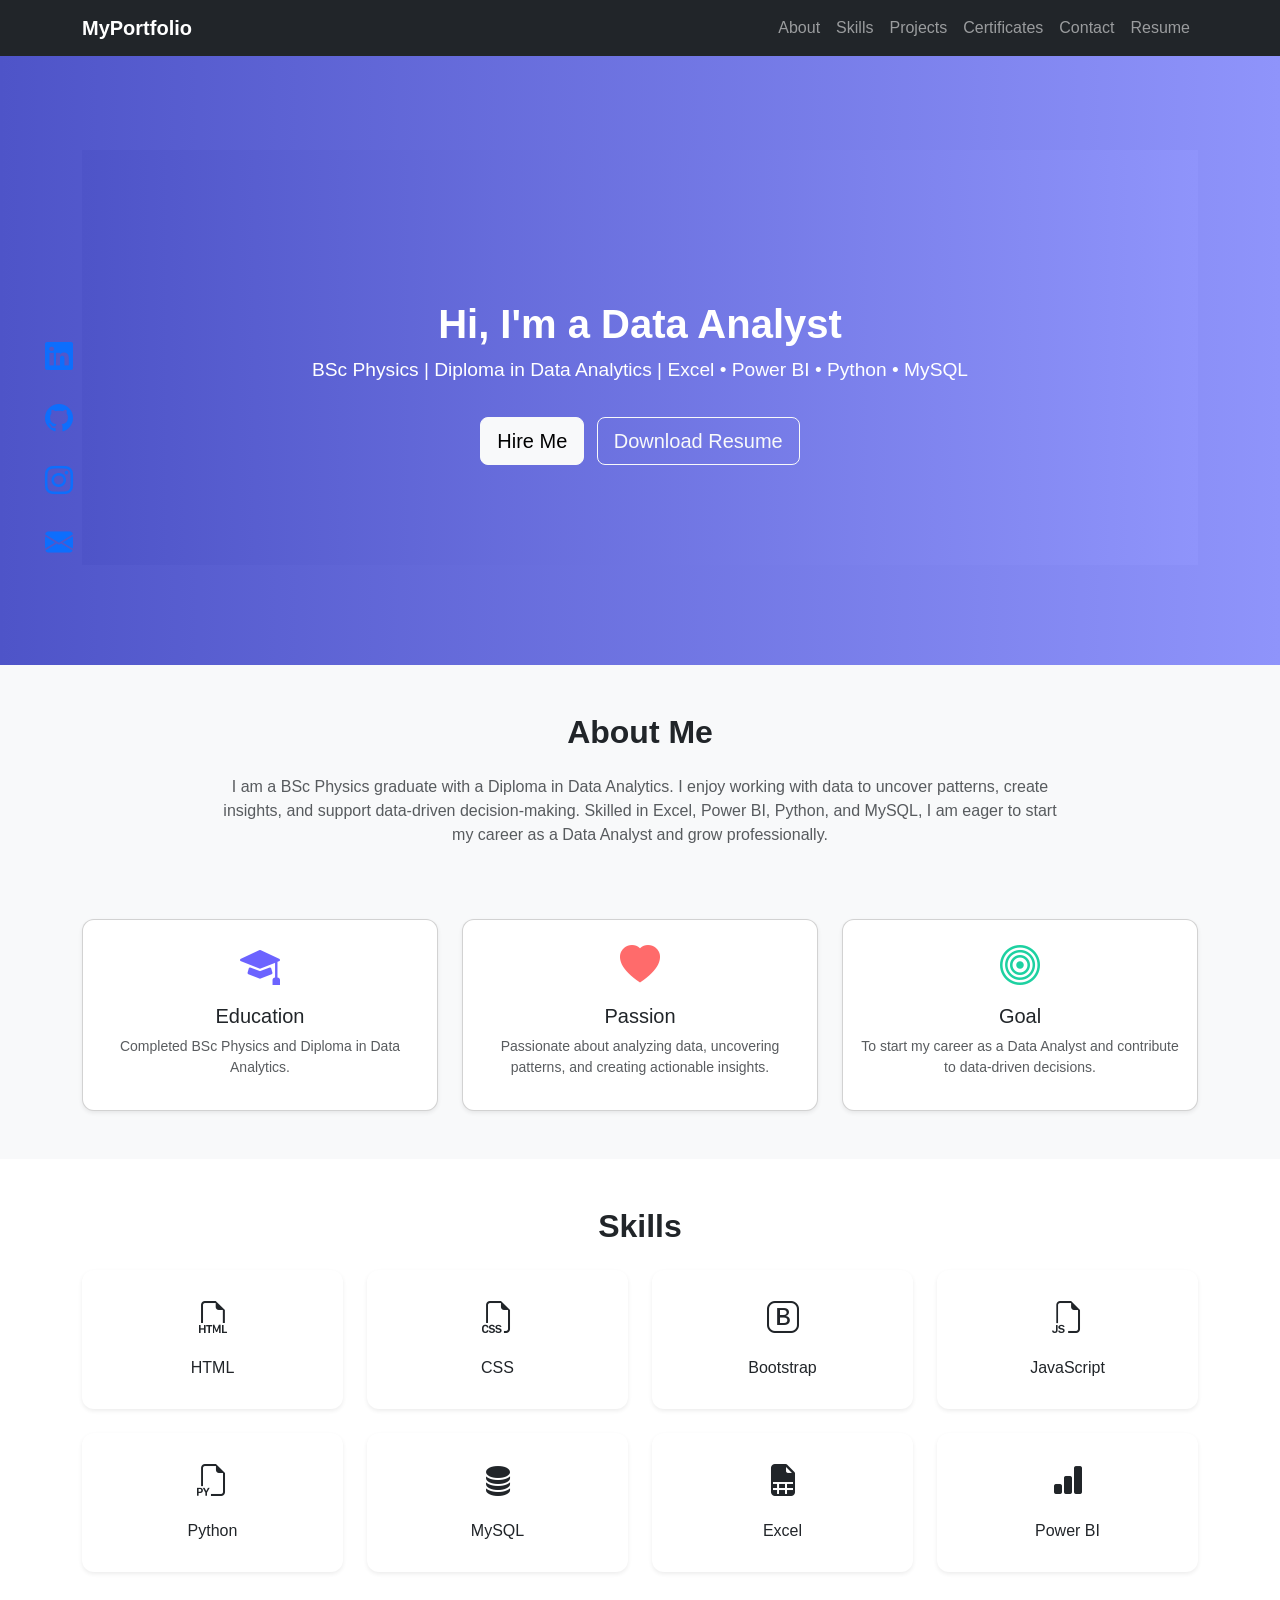
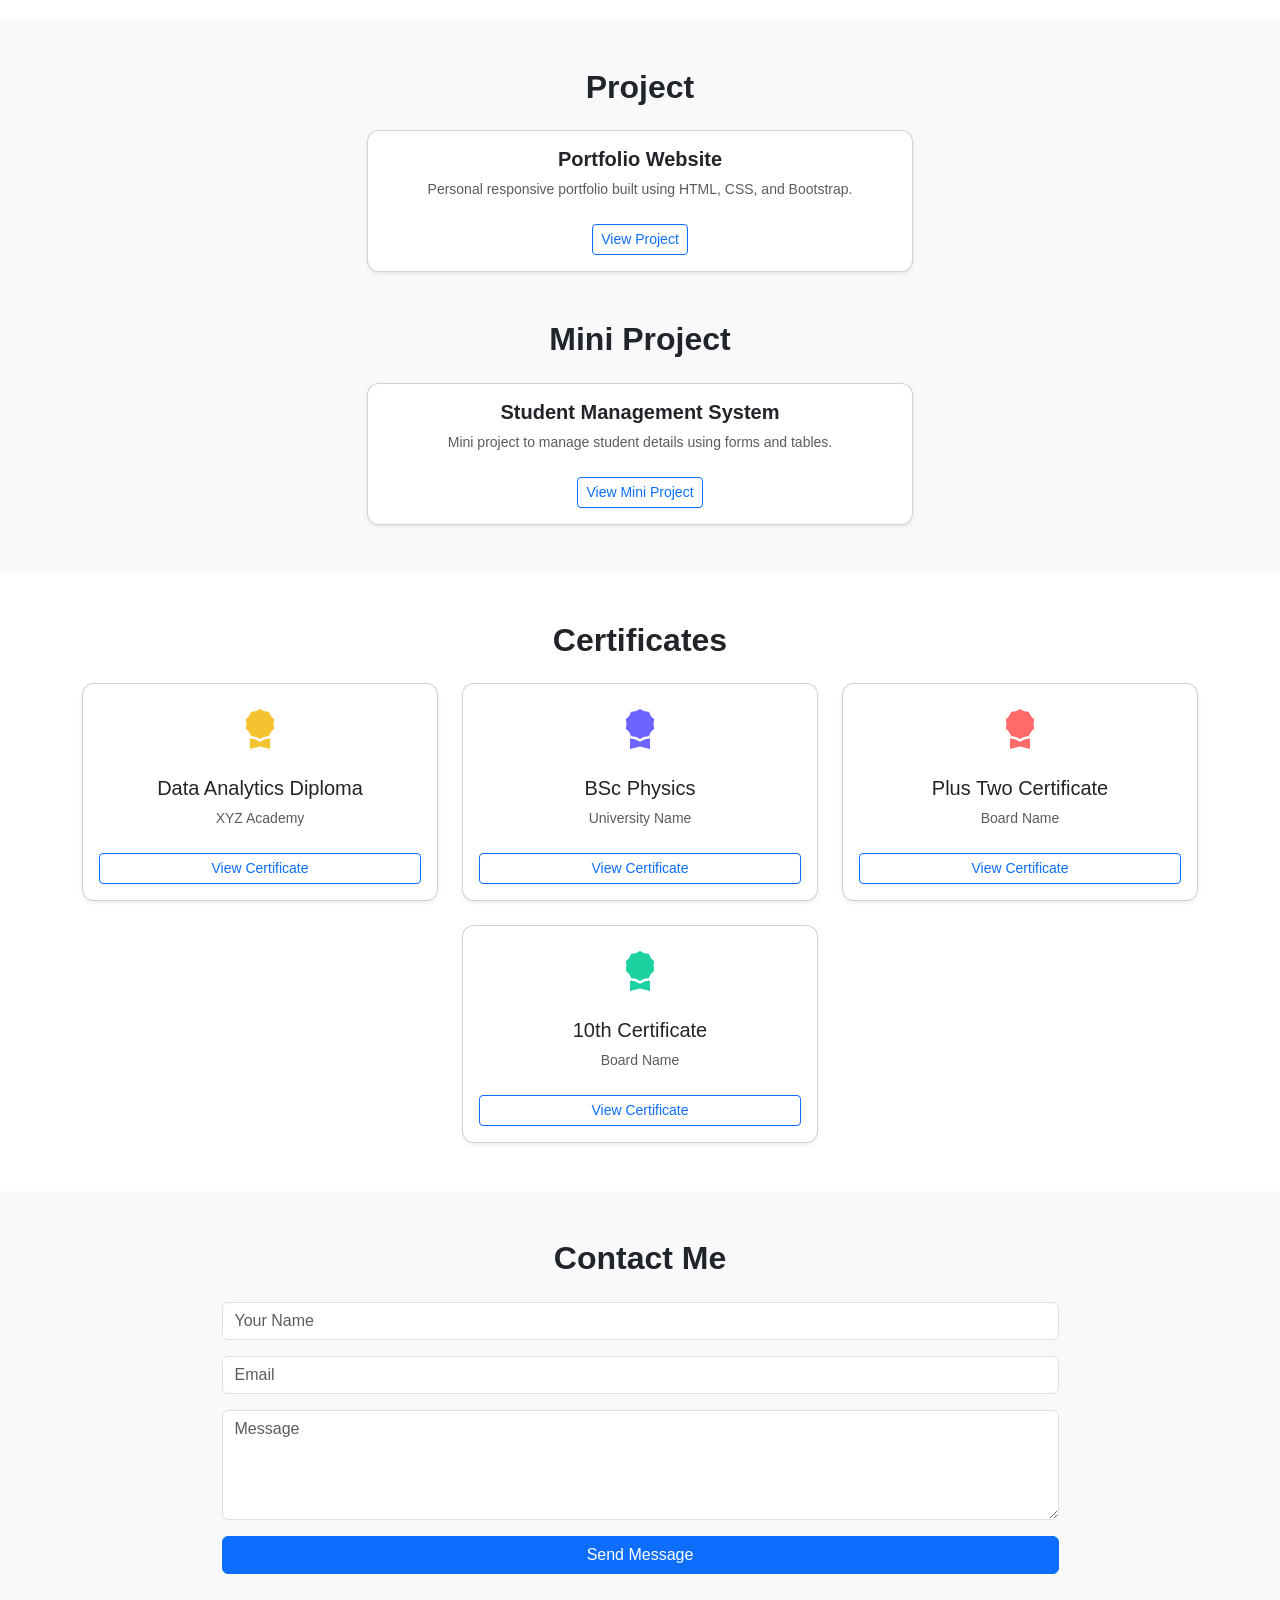
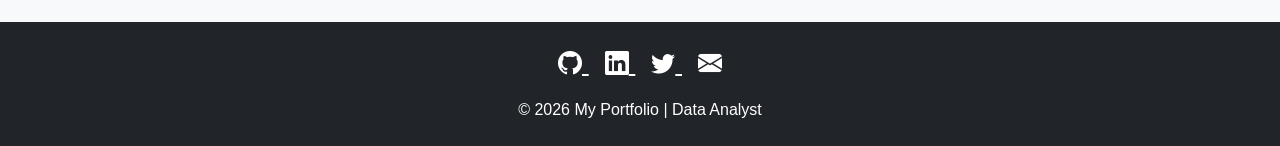
<file: p1.html>
<!DOCTYPE html>
<html lang="en">
<head>
  <meta charset="UTF-8">
  <meta name="viewport" content="width=device-width, initial-scale=1.0">
  <title>My Data Analytics Portfolio</title>

  <!-- Bootstrap CSS -->
  <link href="https://cdn.jsdelivr.net/npm/bootstrap@5.3.2/dist/css/bootstrap.min.css" rel="stylesheet">

  <!-- Bootstrap Icons -->
  <link href="https://cdn.jsdelivr.net/npm/bootstrap-icons@1.11.1/font/bootstrap-icons.css" rel="stylesheet">

  <!-- Custom CSS -->
  <style>
    body {
      font-family: Arial, sans-serif;
    }
    
    .icon-column{
        display: flex;
        flex-direction: column;   /* one below one */
        align-items: flex-start;
        gap: 20px;
        padding: 30px;
    }

    .icon-column i{
        font-size: 28px;
        color: #0d6efd;
        cursor: pointer;
        transition: all 0.3s ease;   /* smooth hover */
    }
.icon-column{
  position: fixed;
  left: 15px;
  top: 50%;
  transform: translateY(-50%);
  z-index: 1000;
}

    /* Hover animation */
    .icon-column i:hover{
        transform: translateX(10px) scale(1.2);
        color: #000;
    }

    /* Slide-in animation on load */
    .icon-column i{
        opacity: 0;
        animation: slideIn 0.6s forwards;
    }

    .icon-column i:nth-child(1){ animation-delay: 0.1s; }
    .icon-column i:nth-child(2){ animation-delay: 0.2s; }
    .icon-column i:nth-child(3){ animation-delay: 0.3s; }
    .icon-column i:nth-child(4){ animation-delay: 0.4s; }

    @keyframes slideIn{
        from{
            opacity: 0;
            transform: translateX(-20px);
        }
        to{
            opacity: 1;
            transform: translateX(0);
        }
    }
    .hero {
      background: linear-gradient(to right, #4e54c8, #8f94fb);
      color: white;
      padding: 150px 0 100px 0;
      text-align: center;
    }
    .hero h1 {
      font-size: 2.5rem;
    }
    .hero p {
      font-size: 1.2rem;
    }
    .skill-card, .about-card, .project-card, .certificate-card {
      border-radius: 12px;
      transition: transform 0.3s ease, box-shadow 0.3s ease;
      background: white;
    }
    .skill-card:hover, .about-card:hover, .project-card:hover, .certificate-card:hover {
      transform: translateY(-6px);
      box-shadow: 0 10px 25px rgba(0,0,0,0.15);
    }
    .skill-icon {
      font-size: 2rem;
    }
    footer {
      background: #333;
      color: white;
    }
  </style>
</head>
<body>


<!-- ===== NAVBAR ===== -->
<nav class="navbar navbar-expand-lg navbar-dark bg-dark fixed-top">
  <div class="container">
    <a class="navbar-brand fw-bold" href="#">MyPortfolio</a>
    <button class="navbar-toggler" data-bs-toggle="collapse" data-bs-target="#navMenu">
      <span class="navbar-toggler-icon"></span>
    </button>
    <div class="collapse navbar-collapse" id="navMenu">
      
        <ul class="navbar-nav ms-auto">
  <li class="nav-item"><a class="nav-link" href="#about">About</a></li>
  <li class="nav-item"><a class="nav-link" href="#skills">Skills</a></li>
  <li class="nav-item"><a class="nav-link" href="#projects">Projects</a></li>
  <li class="nav-item"><a class="nav-link" href="#certificates">Certificates</a></li>
  <li class="nav-item"><a class="nav-link" href="#contact">Contact</a></li>
  <li class="nav-item"><a class="nav-link" href="resume/My_Resume.pdf" target="_blank">Resume</a></li>
</ul>

      
    </div>
  </div>
</nav>

<!-- ===== HERO ===== -->
<section class="hero">
  <div class="container">
    <section class="hero">
  <div class="container">
    <h1 class="fw-bold">Hi, I'm a Data Analyst</h1>
    <p class="lead">BSc Physics | Diploma in Data Analytics | Excel • Power BI • Python • MySQL</p>
    
    <!-- Buttons -->
    <a href="#contact" class="btn btn-light btn-lg mt-3 me-2">Hire Me</a>
    <a href="resume/My_Resume.pdf" class="btn btn-outline-light btn-lg mt-3" target="_blank">Download Resume</a>
  </div>
</section>

  </div>
</section>

<!-- ===== ABOUT ME ===== -->
<section id="about" class="py-5 bg-light">
  <div class="container text-center">
    <h2 class="fw-bold mb-4">About Me</h2>
    <p class="text-muted mx-auto w-75 mb-5">
      I am a BSc Physics graduate with a Diploma in Data Analytics.  
      I enjoy working with data to uncover patterns, create insights, and support data-driven decision-making.  
      Skilled in Excel, Power BI, Python, and MySQL, I am eager to start my career as a Data Analyst and grow professionally.
    </p>

    <div class="row mt-4 g-4 justify-content-center">

      <!-- Education -->
      <div class="col-md-4">
        <div class="card shadow-sm about-card h-100">
          <div class="card-body text-center">
            <i class="bi bi-mortarboard-fill fs-1 mb-2" style="color:#6c63ff;"></i>
            <h5 class="mt-2">Education</h5>
            <p class="text-muted small">
              Completed BSc Physics and Diploma in Data Analytics.
            </p>
          </div>
        </div>
      </div>

      <!-- Passion -->
      <div class="col-md-4">
        <div class="card shadow-sm about-card h-100">
          <div class="card-body text-center">
            <i class="bi bi-heart-fill fs-1 mb-2" style="color:#ff6b6b;"></i>
            <h5 class="mt-2">Passion</h5>
            <p class="text-muted small">
              Passionate about analyzing data, uncovering patterns, and creating actionable insights.
            </p>
          </div>
        </div>
      </div>

      <!-- Goal -->
      <div class="col-md-4">
        <div class="card shadow-sm about-card h-100">
          <div class="card-body text-center">
            <i class="bi bi-bullseye fs-1 mb-2" style="color:#1dd1a1;"></i>
            <h5 class="mt-2">Goal</h5>
            <p class="text-muted small">
              To start my career as a Data Analyst and contribute to data-driven decisions.
            </p>
          </div>
        </div>
      </div>

    </div>
  </div>
</section>

<!-- ===== SKILLS ===== -->
<section id="skills" class="py-5">
  <div class="container">
    <h2 class="fw-bold text-center mb-4">Skills</h2>
    <div class="row g-4 justify-content-center">

      <div class="col-6 col-md-3 text-center">
        <div class="skill-card shadow-sm p-4">
          <i class="bi bi-filetype-html skill-icon html"></i>
          <h6 class="mt-3">HTML</h6>
        </div>
      </div>

      <div class="col-6 col-md-3 text-center">
        <div class="skill-card shadow-sm p-4">
          <i class="bi bi-filetype-css skill-icon css"></i>
          <h6 class="mt-3">CSS</h6>
        </div>
      </div>

      <div class="col-6 col-md-3 text-center">
        <div class="skill-card shadow-sm p-4">
          <i class="bi bi-bootstrap skill-icon bootstrap"></i>
          <h6 class="mt-3">Bootstrap</h6>
        </div>
      </div>

      <div class="col-6 col-md-3 text-center">
        <div class="skill-card shadow-sm p-4">
          <i class="bi bi-filetype-js skill-icon js"></i>
          <h6 class="mt-3">JavaScript</h6>
        </div>
      </div>

      <div class="col-6 col-md-3 text-center">
        <div class="skill-card shadow-sm p-4">
          <i class="bi bi-filetype-py skill-icon python"></i>
          <h6 class="mt-3">Python</h6>
        </div>
      </div>

      <div class="col-6 col-md-3 text-center">
        <div class="skill-card shadow-sm p-4">
          <i class="bi bi-database-fill skill-icon mysql"></i>
          <h6 class="mt-3">MySQL</h6>
        </div>
      </div>

      <div class="col-6 col-md-3 text-center">
        <div class="skill-card shadow-sm p-4">
          <i class="bi bi-file-earmark-spreadsheet-fill skill-icon excel"></i>
          <h6 class="mt-3">Excel</h6>
        </div>
      </div>

      <div class="col-6 col-md-3 text-center">
        <div class="skill-card shadow-sm p-4">
          <i class="bi bi-bar-chart-fill skill-icon powerbi"></i>
          <h6 class="mt-3">Power BI</h6>
        </div>
      </div>

    </div>
  </div>
</section>

<!-- ===== PROJECTS ===== -->
<section id="projects" class="py-5 bg-light">
  <div class="container">

    <!-- Project -->
    <h2 class="fw-bold text-center mb-4">Project</h2>
    <div class="row justify-content-center mb-5">
      <div class="col-md-6">
        <div class="card shadow-sm project-card h-100">
          <div class="card-body text-center">
            <h5 class="fw-semibold">Portfolio Website</h5>
            <p class="text-muted small">
              Personal responsive portfolio built using HTML, CSS, and Bootstrap.
            </p>
            <a href="#" class="btn btn-outline-primary btn-sm mt-2">View Project</a>
          </div>
        </div>
      </div>
    </div>

    <!-- Mini Project -->
    <h2 class="fw-bold text-center mb-4">Mini Project</h2>
    <div class="row justify-content-center">
      <div class="col-md-6">
        <div class="card shadow-sm project-card h-100">
          <div class="card-body text-center">
            <h5 class="fw-semibold">Student Management System</h5>
            <p class="text-muted small">
              Mini project to manage student details using forms and tables.
            </p>
            <a href="mini-project/index.html" target="_blank" class="btn btn-outline-primary btn-sm mt-2">
              View Mini Project
            </a>
          </div>
        </div>
      </div>
    </div>

  </div>
</section>

<!-- ===== CERTIFICATES ===== -->
<section id="certificates" class="py-5">
  <div class="container">
    <h2 class="fw-bold text-center mb-4">Certificates</h2>
    <div class="row g-4 justify-content-center">

      <!-- Data Analytics -->
      <div class="col-md-4">
        <div class="card shadow-sm certificate-card h-100 text-center p-3">
          <i class="bi bi-award-fill fs-1 mb-2" style="color:#f4c430;"></i>
          <h5 class="mt-2">Data Analytics Diploma</h5>
          <p class="text-muted small">XYZ Academy</p>
          <a href="certificates/data-analytics.pdf" class="btn btn-outline-primary btn-sm mt-2" target="_blank">
            View Certificate
          </a>
        </div>
      </div>


      <!-- BSc Physics -->
      <div class="col-md-4">
        <div class="card shadow-sm certificate-card h-100 text-center p-3">
          <i class="bi bi-award-fill fs-1 mb-2" style="color:#6c63ff;"></i>
          <h5 class="mt-2">BSc Physics</h5>
          <p class="text-muted small">University Name</p>
           <a href="certificates/data-analytics.pdf" class="btn btn-outline-primary btn-sm mt-2" target="_blank">
            View Certificate
          </a>
        </div>
      </div>

      <!-- Plus Two -->
      <div class="col-md-4">
        <div class="card shadow-sm certificate-card h-100 text-center p-3">
          <i class="bi bi-award-fill fs-1 mb-2" style="color:#ff6b6b;"></i>
          <h5 class="mt-2">Plus Two Certificate</h5>
          <p class="text-muted small">Board Name</p>
           <a href="certificates/data-analytics.pdf" class="btn btn-outline-primary btn-sm mt-2" target="_blank">
            View Certificate
          </a>
        </div>
      </div>

      <!-- 10th -->
      <div class="col-md-4">
        <div class="card shadow-sm certificate-card h-100 text-center p-3">
          <i class="bi bi-award-fill fs-1 mb-2" style="color:#1dd1a1;"></i>
          <h5 class="mt-2">10th Certificate</h5>
          <p class="text-muted small">Board Name</p>
           <a href="certificates/data-analytics.pdf" class="btn btn-outline-primary btn-sm mt-2" target="_blank">
            View Certificate
          </a>
        </div>
      </div>

    </div>
  </div>
</section>

<!-- ===== CONTACT ===== -->
<section id="contact" class="py-5 bg-light">
  <div class="container">
    <h2 class="fw-bold text-center mb-4">Contact Me</h2>
    <form class="w-75 mx-auto">
      <input type="text" class="form-control mb-3" placeholder="Your Name" required>
      <input type="email" class="form-control mb-3" placeholder="Email" required>
      <textarea class="form-control mb-3" rows="4" placeholder="Message"></textarea>
      <button class="btn btn-primary w-100">Send Message</button>
    </form>
  </div>
  <div class="icon-column">
  <i class="bi bi-linkedin"></i>
  <i class="bi bi-github"></i>
  <i class="bi bi-instagram"></i>
  <i class="bi bi-envelope-fill"></i>
</div>

</section>

<!-- ===== FOOTER ===== -->
<!-- ===== FOOTER ===== -->
<footer class="bg-dark text-white text-center py-4">
  <div class="container">

    <!-- Social Icons -->
    <div class="mb-3">
      <a href="https://github.com/yourusername" target="_blank" class="text-white mx-2 fs-4">
        <i class="bi bi-github"></i>
      </a>
      <a href="https://www.linkedin.com/in/yourusername" target="_blank" class="text-white mx-2 fs-4">
        <i class="bi bi-linkedin"></i>
      </a>
      <a href="https://twitter.com/yourusername" target="_blank" class="text-white mx-2 fs-4">
        <i class="bi bi-twitter"></i>
      </a>
      <a href="mailto:youremail@example.com" class="text-white mx-2 fs-4">
        <i class="bi bi-envelope-fill"></i>
      </a>
    </div>

    <!-- Footer Text -->
    <p class="mb-0">© 2026 My Portfolio | Data Analyst </p>
  </div>
</footer>

<script src="https://cdn.jsdelivr.net/npm/bootstrap@5.3.2/dist/js/bootstrap.bundle.min.js"></script>
</body>
</html>
</file>
